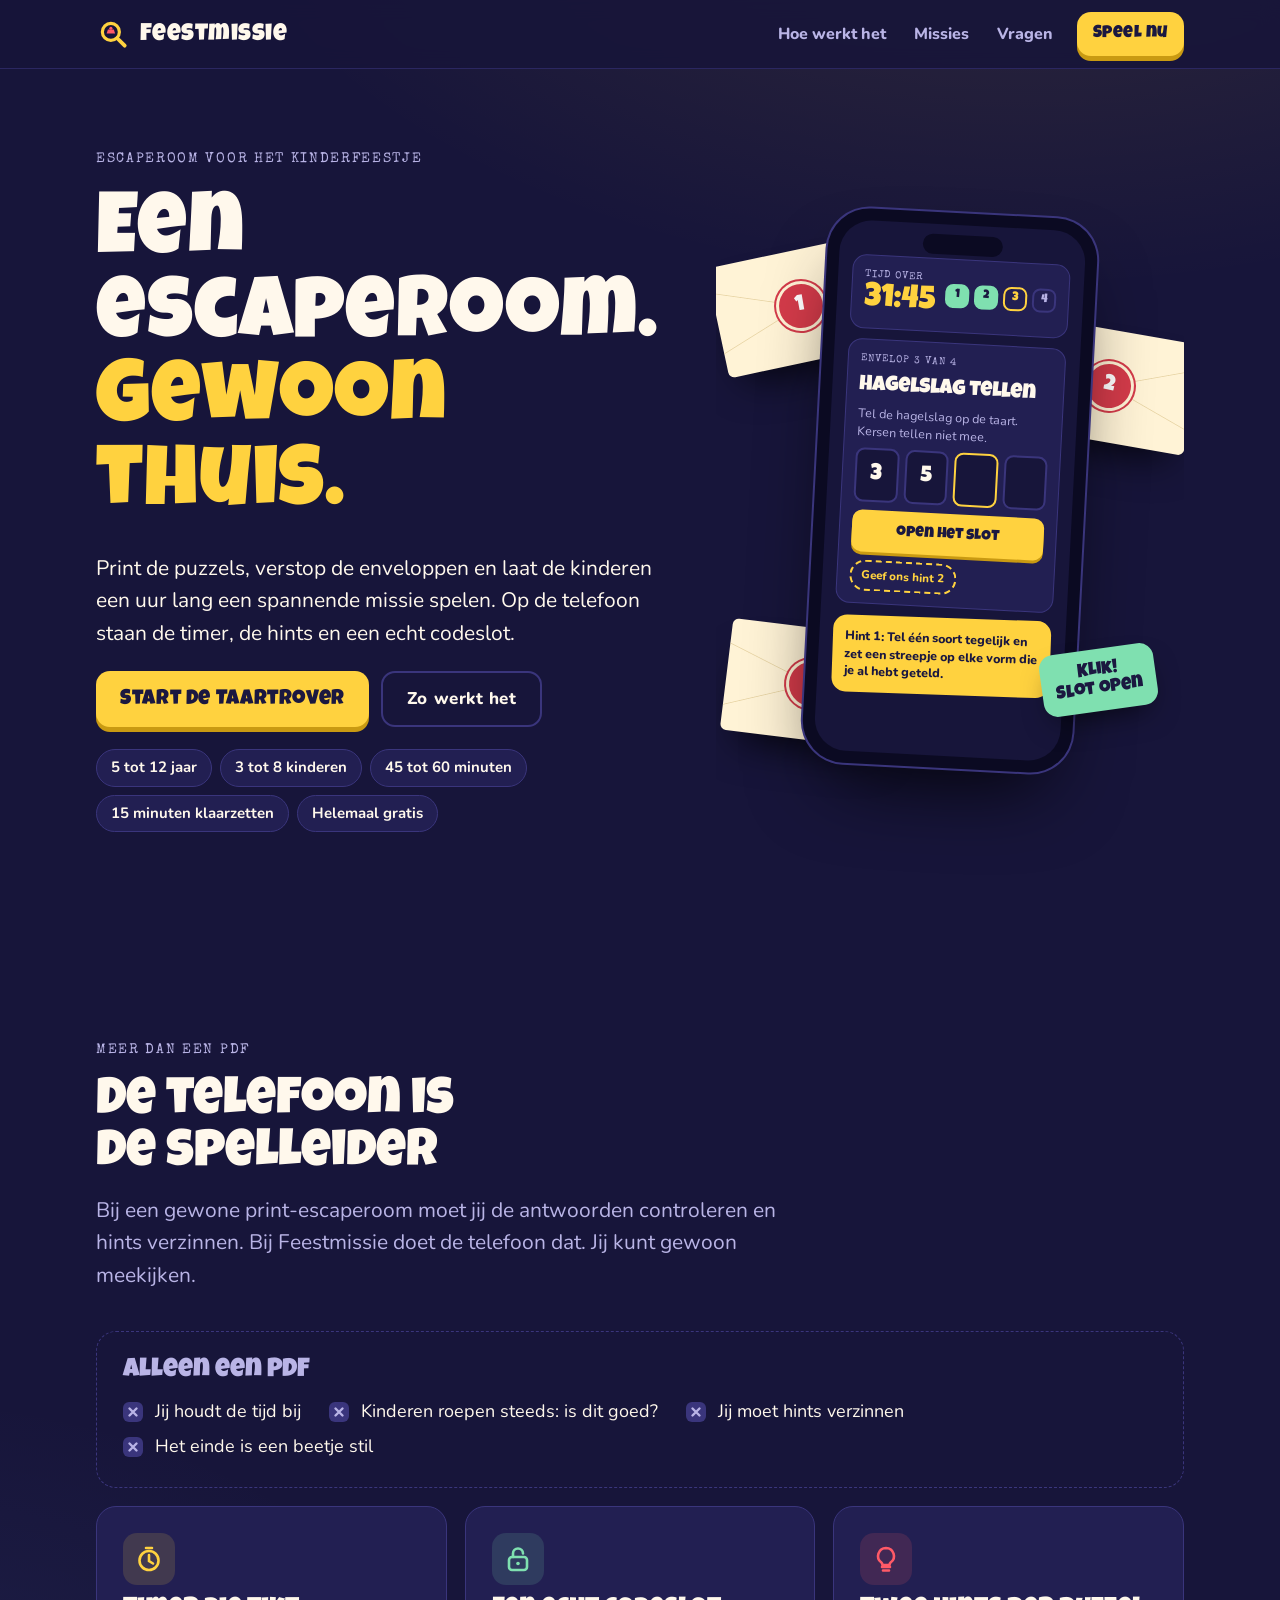
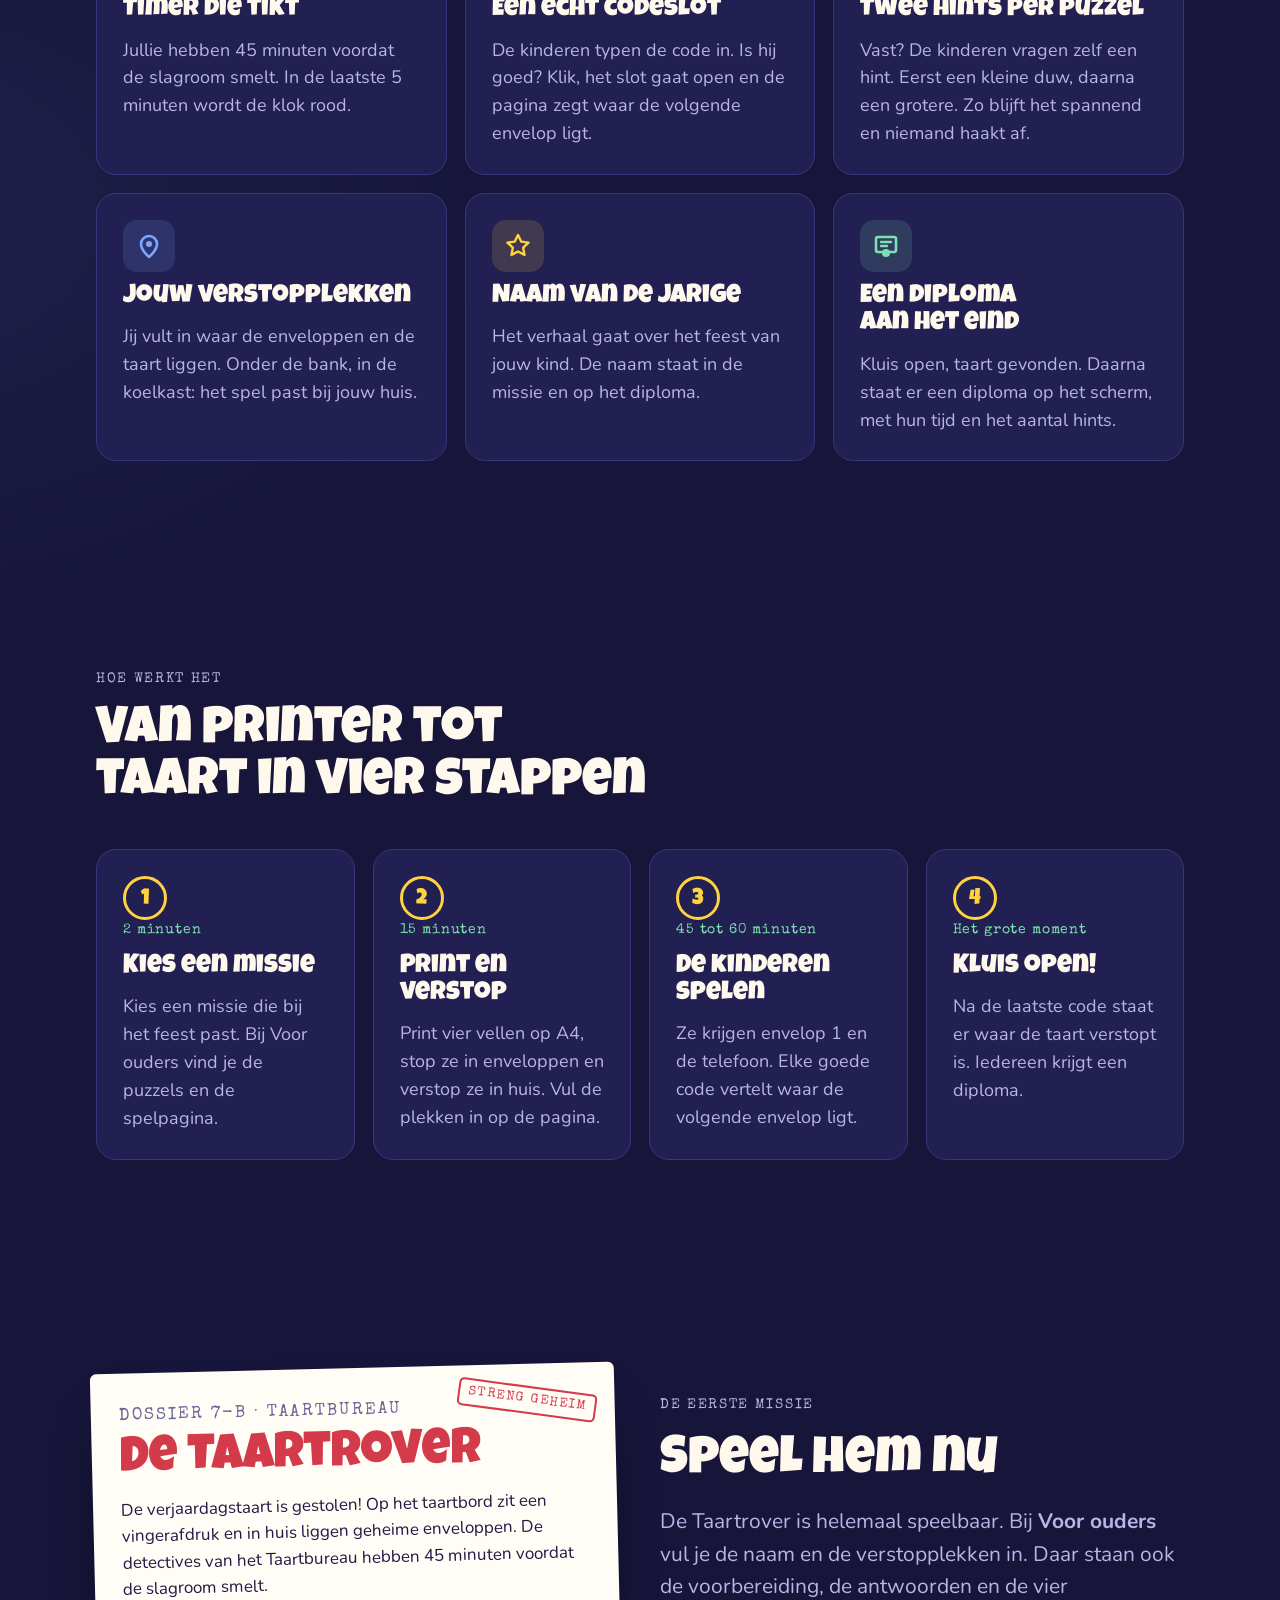
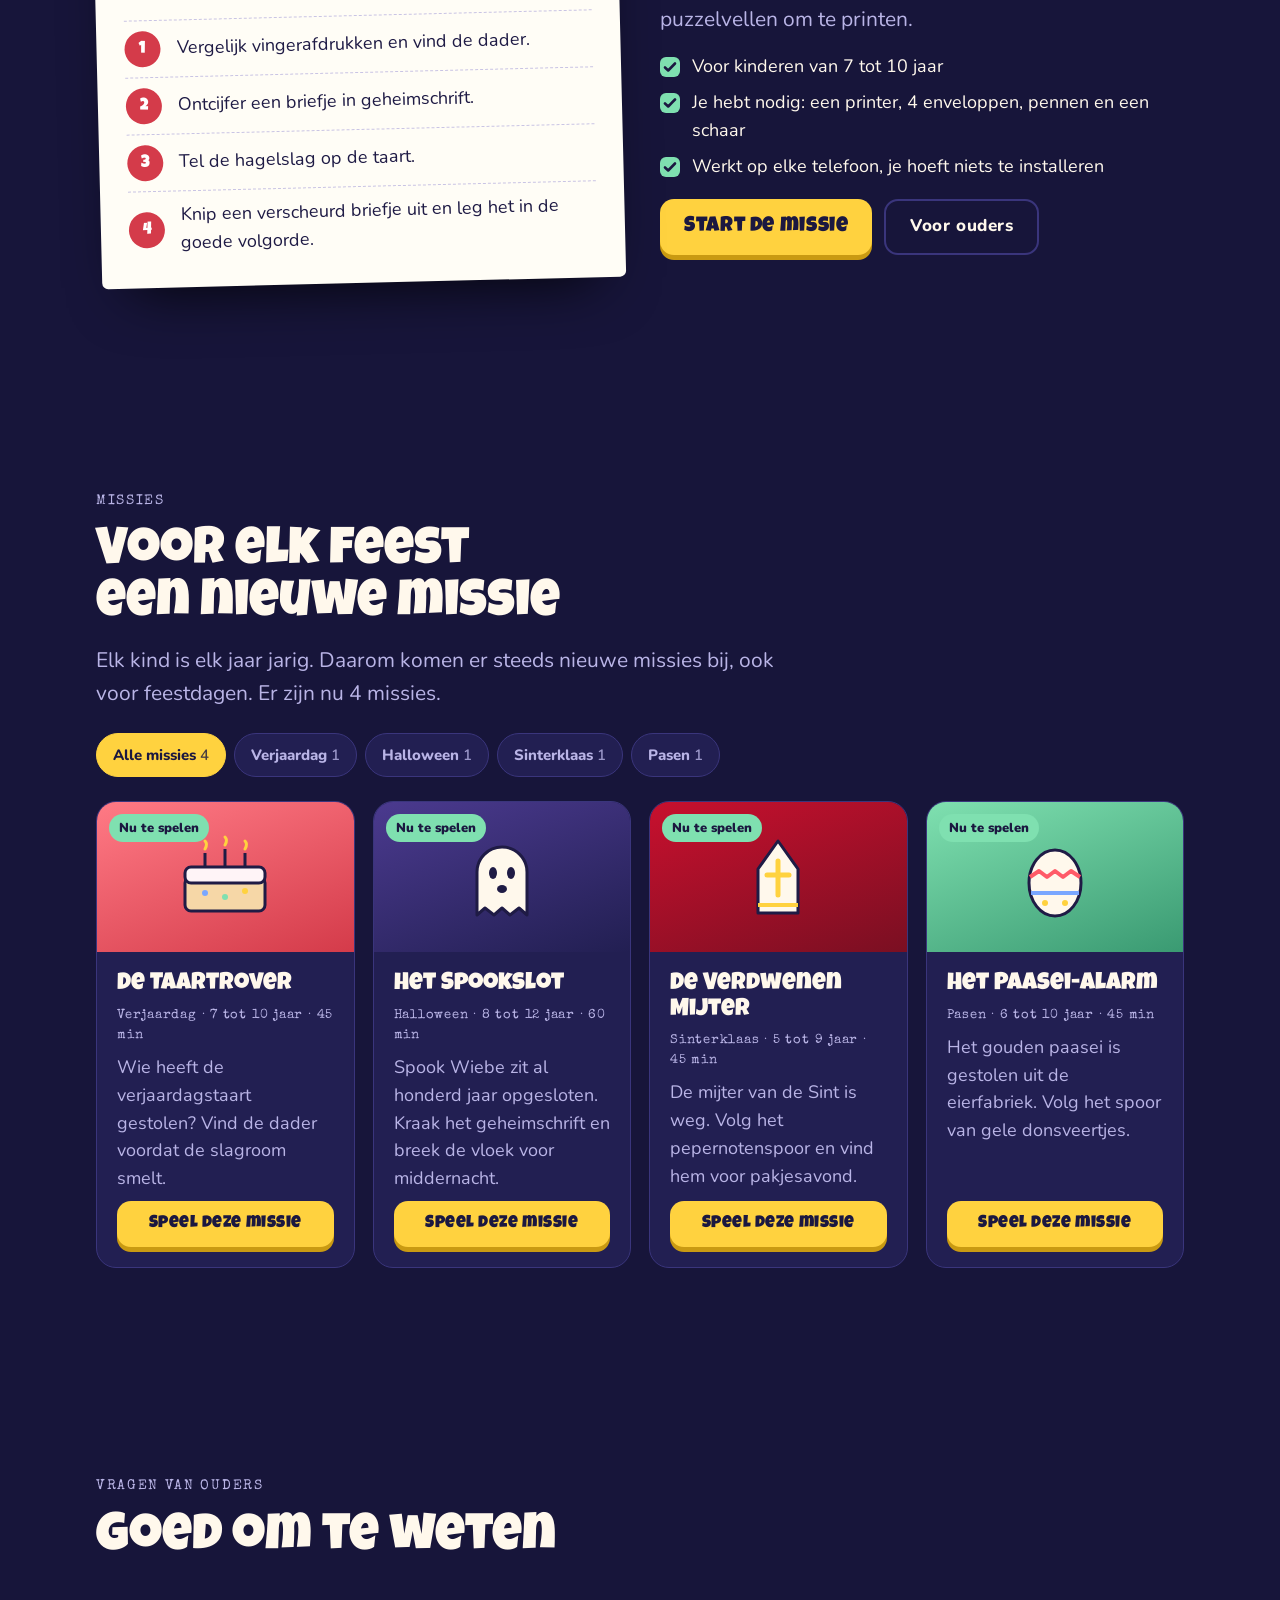
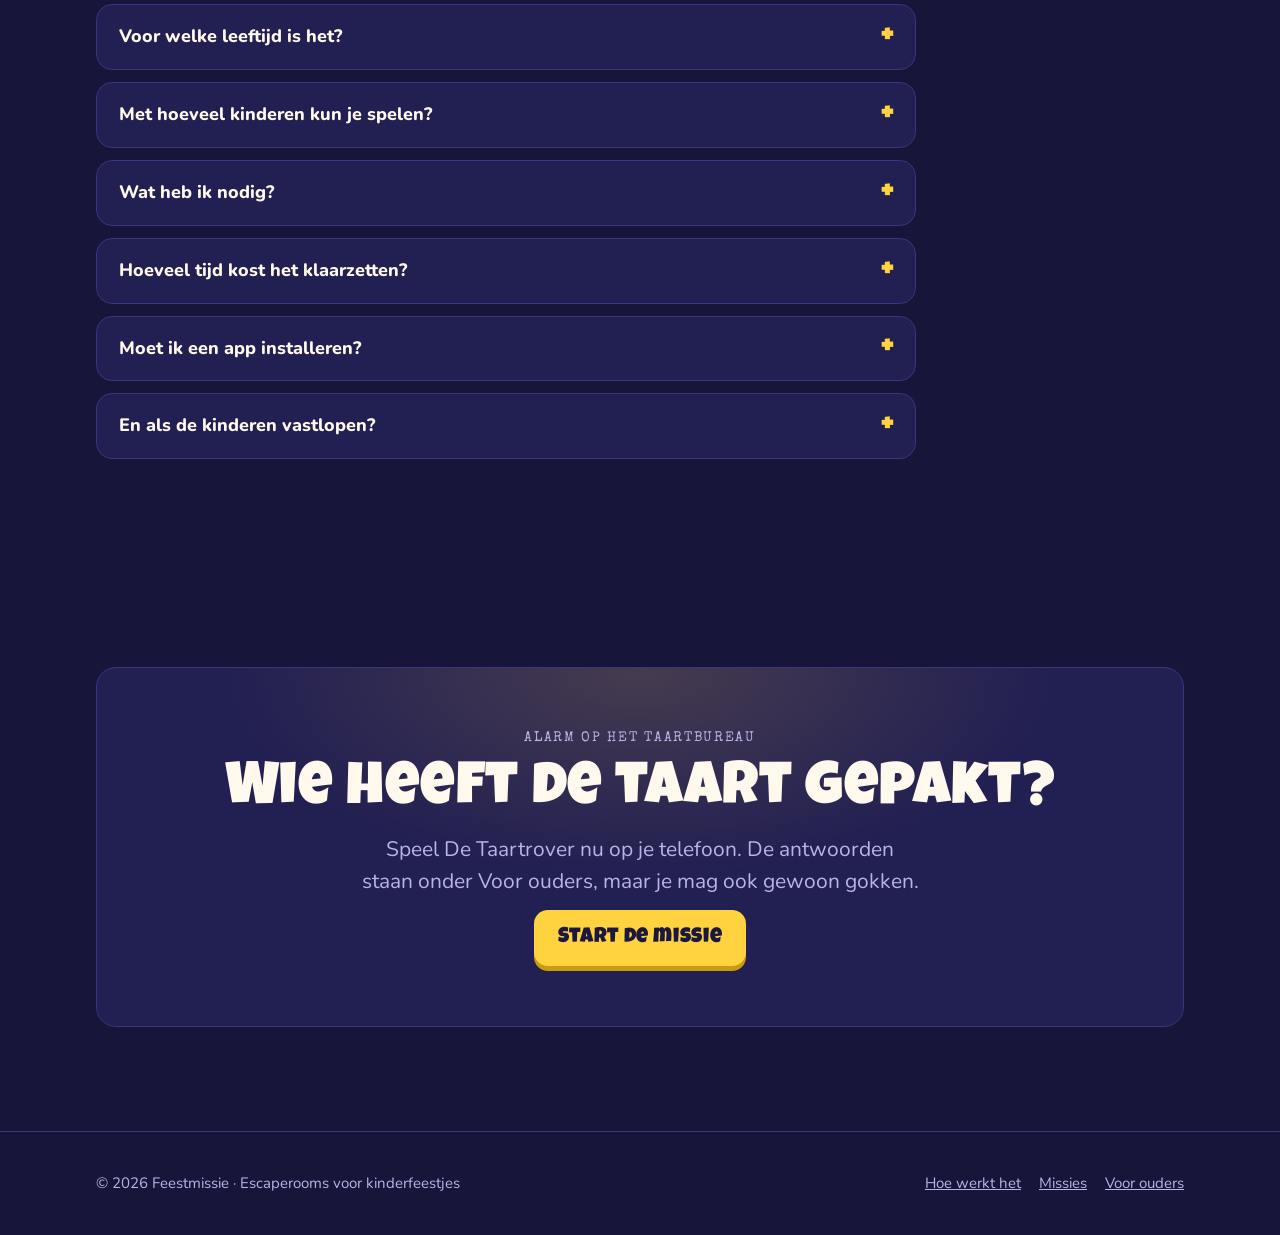
<file: index.html>
<!doctype html>
<html lang="nl">
<head>
<meta charset="utf-8">
<meta name="viewport" content="width=device-width,initial-scale=1,viewport-fit=cover">
<title>Feestmissie · Escaperooms voor kinderfeestjes</title>
<meta name="description" content="Een escaperoom voor het kinderfeestje, gewoon thuis. Print de puzzels, verstop de enveloppen en speel met timer, hints en codeslot op de telefoon.">
<meta name="theme-color" content="#17153a">
<link rel="icon" href="favicon.svg" type="image/svg+xml">
<link rel="preconnect" href="https://fonts.googleapis.com">
<link rel="preconnect" href="https://fonts.gstatic.com" crossorigin>
<link rel="stylesheet" href="https://fonts.googleapis.com/css2?family=Luckiest+Guy&family=Nunito:wght@400;600;700;800;900&family=Special+Elite&display=swap">
<style>
:root {
  --night: #17153a;
  --card: #221f52;
  --line: #3a357c;
  --cream: #fff8ec;
  --muted: #b9b4e6;
  --red: #ff5a67;
  --yellow: #ffd23f;
  --mint: #7fe0b0;
  --blue: #7aa7ff;
  --on-yellow: #1b1840;
  --font-display: "Luckiest Guy", "Arial Black", Impact, system-ui, sans-serif;
  --font-body: "Nunito", "Trebuchet MS", system-ui, sans-serif;
  --font-type: "Special Elite", "Courier New", ui-monospace, monospace;
  --radius: 20px;
  color-scheme: dark;
}
*, *::before, *::after { box-sizing: border-box; }
html { scroll-behavior: smooth; scroll-padding-top: 80px; }
@media (prefers-reduced-motion: reduce) { html { scroll-behavior: auto; } }
body {
  margin: 0; color: var(--cream); font-family: var(--font-body); font-size: 18px; line-height: 1.55;
  background:
    radial-gradient(1200px 700px at 80% -200px, rgba(255, 210, 63, .12), transparent 70%),
    radial-gradient(900px 600px at -10% 30%, rgba(122, 167, 255, .08), transparent 70%),
    var(--night);
  overflow-x: hidden;
}
html { overflow-x: clip; }
.stage { overflow-x: clip; overflow-y: visible; }
a { color: var(--yellow); }
h1, h2, h3 { margin: 0; text-wrap: balance; font-weight: 400; }
p { margin: 0; }
:focus-visible { outline: 3px solid var(--yellow); outline-offset: 3px; border-radius: 6px; }
.wrap { max-width: 1120px; margin: 0 auto; padding: 0 max(16px, env(safe-area-inset-left, 0px)); }
.eyebrow { font-family: var(--font-type); font-size: 14px; letter-spacing: .12em; text-transform: uppercase; color: var(--muted); }
.display { font-family: var(--font-display); letter-spacing: .01em; line-height: .98; }
.h2 { font-family: var(--font-display); font-size: clamp(34px, 6vw, 52px); line-height: 1; }
.lead { font-size: clamp(18px, 2.2vw, 21px); color: var(--cream); }
.muted { color: var(--muted); }
section { padding: clamp(56px, 9vw, 104px) 0; }
.sec-head { display: flex; flex-direction: column; gap: 14px; max-width: 680px; margin-bottom: 40px; }

.btn {
  display: inline-flex; align-items: center; justify-content: center; gap: 10px; text-decoration: none; cursor: pointer;
  border: 0; border-radius: 14px; min-height: 56px; padding: 0 24px;
  font-family: var(--font-display); font-size: 21px; letter-spacing: .03em;
  background: var(--yellow); color: var(--on-yellow); box-shadow: 0 5px 0 #c99a12;
  transition: transform .08s ease, box-shadow .08s ease;
}
.btn { text-align: center; line-height: 1.1; }
@media (max-width: 480px) { .btn { font-size: 18px; padding: 10px 18px; } .nav-links .btn { font-size: 15px; padding: 0 12px; white-space: nowrap; } }
.btn:active { transform: translateY(3px); box-shadow: 0 2px 0 #c99a12; }
.btn.ghost { background: transparent; color: var(--cream); border: 2px solid var(--line); box-shadow: none; font-family: var(--font-body); font-weight: 800; font-size: 17px; }
.btn.ghost:hover { border-color: var(--muted); }

/* nav */
.nav { position: sticky; top: 0; z-index: 10; background: rgba(23, 21, 58, .88); backdrop-filter: blur(10px); -webkit-backdrop-filter: blur(10px); border-bottom: 1px solid rgba(58, 53, 124, .6); }
.nav .wrap { display: flex; align-items: center; justify-content: space-between; gap: 16px; min-height: 68px; }
.logo { display: inline-flex; align-items: center; gap: 10px; text-decoration: none; color: var(--cream); font-family: var(--font-display); font-size: 24px; letter-spacing: .02em; }
.logo span { padding-top: 4px; }
.nav-links { display: flex; align-items: center; gap: 4px; }
.nav-links a:not(.btn) { color: var(--muted); text-decoration: none; font-weight: 800; font-size: 16px; padding: 10px 12px; border-radius: 10px; }
.nav-links a:not(.btn):hover { color: var(--cream); }
.nav-links .btn { min-height: 44px; font-size: 17px; padding: 0 16px; margin-left: 8px; }
@media (max-width: 820px) { .nav-links a:not(.btn) { display: none; } }

/* hero */
.hero { padding-top: clamp(40px, 7vw, 80px); }
.hero .wrap { display: grid; grid-template-columns: minmax(0, 1.1fr) minmax(0, .9fr); gap: 48px; align-items: center; }
@media (max-width: 900px) { .hero .wrap { grid-template-columns: minmax(0, 1fr); } }
.hero-copy { display: flex; flex-direction: column; gap: 22px; }
.hero h1 { font-size: clamp(46px, 8.4vw, 86px); color: var(--cream); }
.hero h1 em { font-style: normal; color: var(--yellow); }
.cta-row { display: flex; flex-wrap: wrap; gap: 12px; }
.chips { display: flex; flex-wrap: wrap; gap: 8px; }
.chip { border: 1px solid var(--line); background: var(--card); border-radius: 999px; padding: 6px 14px; font-weight: 700; font-size: 15px; }

/* phone mockup */
.stage { position: relative; display: grid; place-items: center; min-height: 560px; }
.phone {
  position: relative; z-index: 2; width: min(270px, 72vw); aspect-ratio: 9 / 18.5; border-radius: 42px; padding: 12px;
  background: #0b0a22; box-shadow: 0 0 0 2px #3a357c, 0 40px 80px -30px rgba(0, 0, 0, .9);
  transform: rotate(3deg);
}
.screen { height: 100%; border-radius: 32px; background: var(--night); overflow: hidden; display: flex; flex-direction: column; gap: 10px; padding: 34px 14px 14px; position: relative; }
.screen::before { content: ""; position: absolute; top: 10px; left: 50%; width: 80px; height: 20px; margin-left: -40px; border-radius: 12px; background: #0b0a22; }
.m-card { background: var(--card); border: 1px solid var(--line); border-radius: 14px; padding: 12px; display: flex; flex-direction: column; gap: 8px; }
.m-status { flex-direction: row; justify-content: space-between; align-items: center; }
.m-timer { font-family: var(--font-display); font-size: 32px; color: var(--yellow); line-height: 1; font-variant-numeric: tabular-nums; }
.m-label { font-family: var(--font-type); font-size: 10px; letter-spacing: .1em; text-transform: uppercase; color: var(--muted); }
.m-pips { display: flex; gap: 5px; }
.m-pip { width: 24px; height: 24px; border-radius: 8px; border: 2px solid var(--line); display: grid; place-items: center; font-family: var(--font-display); font-size: 12px; color: var(--muted); }
.m-pip.done { background: var(--mint); border-color: var(--mint); color: var(--on-yellow); }
.m-pip.now { border-color: var(--yellow); color: var(--yellow); }
.m-title { font-family: var(--font-display); font-size: 21px; line-height: 1.05; }
.m-text { font-size: 12.5px; line-height: 1.4; color: var(--muted); }
.m-boxes { display: flex; gap: 6px; }
.m-box { flex: 1; aspect-ratio: 4 / 5; border-radius: 9px; border: 2px solid var(--line); background: var(--night); display: grid; place-items: center; font-family: var(--font-display); font-size: 22px; }
.m-box.cur { border-color: var(--yellow); }
.m-btn { background: var(--yellow); color: var(--on-yellow); border-radius: 10px; text-align: center; padding: 9px; font-family: var(--font-display); font-size: 15px; box-shadow: 0 3px 0 #c99a12; }
.m-hint { border: 2px dashed var(--yellow); color: var(--yellow); border-radius: 999px; font-size: 11.5px; font-weight: 800; padding: 5px 10px; align-self: flex-start; }
.envelope {
  position: absolute; z-index: 1; width: 170px; height: 112px; border-radius: 6px; background: #fff3d6; box-shadow: 0 24px 40px -18px rgba(0, 0, 0, .8);
  display: grid; place-items: center;
}
.envelope::before { content: ""; position: absolute; inset: 0; background: linear-gradient(160deg, transparent 49.5%, #e9d6a8 50%, transparent 50.5%), linear-gradient(20deg, transparent 49.5%, #e9d6a8 50%, transparent 50.5%); border-radius: 6px; }
.envelope b { position: relative; width: 44px; height: 44px; border-radius: 50%; background: #d43b4a; color: #fff; display: grid; place-items: center; font-family: var(--font-display); font-size: 22px; font-weight: 400; box-shadow: 0 0 0 3px #fff3d6, 0 0 0 5px #d43b4a; }
.env1 { left: 0; top: 40px; transform: rotate(-12deg); }
.env2 { right: -10px; top: 120px; transform: rotate(10deg); }
.env3 { left: 10px; bottom: 30px; transform: rotate(7deg); }
.sticker {
  position: absolute; z-index: 3; right: 6%; bottom: 60px; transform: rotate(-8deg);
  background: var(--mint); color: var(--on-yellow); font-family: var(--font-display); font-size: 18px; line-height: 1.05; text-align: center;
  padding: 12px 14px; border-radius: 14px; box-shadow: 0 14px 30px -12px rgba(0, 0, 0, .7);
}
@media (max-width: 520px) { .envelope { width: 130px; height: 86px; } .env2 { right: 0; } .stage { min-height: 520px; } }

/* features */
.pdf-vs { display: grid; grid-template-columns: minmax(0, 1fr); gap: 18px; }
.pdf-vs .cross { flex-direction: row; flex-wrap: wrap; gap: 8px 28px; }
.card { background: var(--card); border: 1px solid var(--line); border-radius: var(--radius); padding: 26px; display: flex; flex-direction: column; gap: 12px; }
.card.plain { background: transparent; border-style: dashed; }
.card h3 { font-family: var(--font-display); font-size: 26px; line-height: 1.05; }
.feat-grid { display: grid; grid-template-columns: repeat(3, minmax(0, 1fr)); gap: 18px; }
@media (max-width: 860px) { .feat-grid { grid-template-columns: minmax(0, 1fr); } }
.icon { width: 52px; height: 52px; border-radius: 14px; display: grid; place-items: center; }
.icon.y { background: rgba(255, 210, 63, .14); }
.icon.m { background: rgba(127, 224, 176, .14); }
.icon.r { background: rgba(255, 90, 103, .14); }
.icon.b { background: rgba(122, 167, 255, .14); }
ul.check { margin: 0; padding: 0; list-style: none; display: flex; flex-direction: column; gap: 8px; }
ul.check li { display: grid; grid-template-columns: 22px minmax(0, 1fr); gap: 10px; }
ul.check li::before { content: ""; width: 20px; height: 20px; margin-top: 4px; border-radius: 6px; background: var(--mint) url("data:image/svg+xml,%3Csvg xmlns='http://www.w3.org/2000/svg' viewBox='0 0 20 20'%3E%3Cpath d='M5 10.5l3.2 3L15 6.5' fill='none' stroke='%231b1840' stroke-width='2.6' stroke-linecap='round' stroke-linejoin='round'/%3E%3C/svg%3E") center / 20px no-repeat; }
ul.cross li::before { background: var(--line) url("data:image/svg+xml,%3Csvg xmlns='http://www.w3.org/2000/svg' viewBox='0 0 20 20'%3E%3Cpath d='M6.5 6.5l7 7M13.5 6.5l-7 7' fill='none' stroke='%23b9b4e6' stroke-width='2.4' stroke-linecap='round'/%3E%3C/svg%3E") center / 20px no-repeat; }

/* steps */
.steps { display: grid; grid-template-columns: repeat(4, minmax(0, 1fr)); gap: 18px; counter-reset: s; margin: 0; padding: 0; list-style: none; }
@media (max-width: 960px) { .steps { grid-template-columns: repeat(2, minmax(0, 1fr)); } }
@media (max-width: 560px) { .steps { grid-template-columns: minmax(0, 1fr); } }
.steps li { position: relative; padding-top: 70px; }
.steps li::before {
  counter-increment: s; content: counter(s); position: absolute; top: 26px; left: 26px;
  width: 44px; height: 44px; border-radius: 50%; border: 3px solid var(--yellow); color: var(--yellow);
  display: grid; place-items: center; font-family: var(--font-display); font-size: 22px; padding-top: 3px;
}
.steps .time { font-family: var(--font-type); font-size: 14px; color: var(--mint); letter-spacing: .06em; }

/* featured mission */
.mission { display: grid; grid-template-columns: minmax(0, 1fr) minmax(0, 1fr); gap: 40px; align-items: center; }
@media (max-width: 900px) { .mission { grid-template-columns: minmax(0, 1fr); } }
.dossier { position: relative; background: #fffdf6; color: #1f1b45; border-radius: 6px; padding: 30px 28px; transform: rotate(-1.4deg); box-shadow: 0 30px 60px -30px rgba(0, 0, 0, .9); }
.dossier::after { content: "STRENG GEHEIM"; position: absolute; right: 18px; top: 22px; transform: rotate(9deg); font-family: var(--font-type); font-size: 13px; letter-spacing: .12em; color: #d43b4a; border: 2px solid #d43b4a; border-radius: 5px; padding: 2px 8px; }
.dossier .eyebrow { color: #6b6799; }
.dossier h3 { font-family: var(--font-display); font-size: clamp(36px, 6vw, 50px); color: #d43b4a; line-height: .95; margin: 8px 0 12px; }
.dossier p { font-size: 17px; }
.puzzles { display: grid; gap: 10px; margin: 18px 0 0; padding: 0; list-style: none; }
.puzzles li { display: grid; grid-template-columns: 40px minmax(0, 1fr); gap: 12px; align-items: center; border-top: 1px dashed #c9c4e4; padding-top: 10px; }
.puzzles b { width: 36px; height: 36px; border-radius: 50%; background: #d43b4a; color: #fff; display: grid; place-items: center; font-family: var(--font-display); font-weight: 400; font-size: 17px; padding-top: 2px; }
.mission-copy { display: flex; flex-direction: column; gap: 18px; }

/* themes */
.themes { display: grid; grid-template-columns: repeat(4, minmax(0, 1fr)); gap: 18px; }
@media (max-width: 1000px) { .themes { grid-template-columns: repeat(2, minmax(0, 1fr)); } }
@media (max-width: 560px) { .themes { grid-template-columns: minmax(0, 1fr); } }
.theme { border-radius: var(--radius); overflow: hidden; border: 1px solid var(--line); background: var(--card); display: flex; flex-direction: column; }
.theme-art { height: 150px; display: grid; place-items: center; position: relative; }
.theme-body { padding: 20px; display: flex; flex-direction: column; gap: 8px; flex: 1; }
.theme-body h3 { font-family: var(--font-display); font-size: 24px; line-height: 1.05; }
.theme-body .meta { font-family: var(--font-type); font-size: 13px; letter-spacing: .06em; color: var(--muted); }
.theme-body .btn { margin-top: auto; min-height: 46px; font-size: 17px; }
.tag { position: absolute; top: 12px; left: 12px; border-radius: 999px; padding: 4px 10px; font-weight: 900; font-size: 13px; }
.tag.live { background: var(--mint); color: var(--on-yellow); }
.tag.new { background: var(--yellow); color: var(--on-yellow); }
.theme-art img { width: 110px; height: 100px; }
.filters { display: flex; flex-wrap: wrap; gap: 8px; margin: -16px 0 24px; }
.filter {
  appearance: none; cursor: pointer; min-height: 44px; padding: 0 16px; border-radius: 999px;
  border: 1px solid var(--line); background: var(--card); color: var(--muted); font: inherit; font-weight: 800; font-size: 15px;
}
.filter span { font-weight: 600; opacity: .8; }
.filter[aria-pressed="true"] { background: var(--yellow); border-color: var(--yellow); color: var(--on-yellow); }

/* faq */
.faq { display: grid; gap: 12px; max-width: 820px; }
details { border: 1px solid var(--line); border-radius: 16px; background: var(--card); }
summary { cursor: pointer; padding: 18px 22px; font-weight: 800; list-style: none; display: flex; justify-content: space-between; align-items: center; gap: 16px; }
summary::-webkit-details-marker { display: none; }
summary::after { content: "+"; font-family: var(--font-display); font-size: 26px; color: var(--yellow); line-height: 1; }
details[open] summary::after { content: "–"; }
details p { padding: 0 22px 20px; color: var(--muted); }

/* final cta */
.final { text-align: center; }
.final .card { align-items: center; padding: clamp(32px, 6vw, 60px); background: radial-gradient(600px 300px at 50% 0, rgba(255, 210, 63, .16), transparent 70%), var(--card); }
.final h2 { font-size: clamp(36px, 6.4vw, 60px); }

footer { padding: 40px 0 calc(40px + env(safe-area-inset-bottom, 0px)); border-top: 1px solid var(--line); color: var(--muted); font-size: 15px; }
footer .wrap { display: flex; flex-wrap: wrap; justify-content: space-between; gap: 16px; align-items: center; }
footer nav { display: flex; gap: 18px; flex-wrap: wrap; }
footer a { color: var(--muted); }
</style>
</head>
<body>

<header class="nav">
  <div class="wrap">
    <a class="logo" href="#top" aria-label="Feestmissie, naar boven">
      <svg width="34" height="34" viewBox="0 0 32 32" aria-hidden="true"><circle cx="14" cy="14" r="8" fill="none" stroke="#ffd23f" stroke-width="3"/><path d="M20 20 L27 27" stroke="#ffd23f" stroke-width="3.6" stroke-linecap="round"/><path d="M10 15.5 h8 l-1.2-3.8 h-5.6 z" fill="#ff5a67"/><circle cx="14" cy="10.6" r="1.5" fill="#ff5a67"/></svg>
      <span>Feestmissie</span>
    </a>
    <nav class="nav-links" aria-label="Hoofdmenu">
      <a href="#hoe">Hoe werkt het</a>
      <a href="#missies">Missies</a>
      <a href="#vragen">Vragen</a>
      <a class="btn" href="taartrover/">Speel nu</a>
    </nav>
  </div>
</header>

<main id="top">

  <section class="hero">
    <div class="wrap">
      <div class="hero-copy">
        <p class="eyebrow">Escaperoom voor het kinderfeestje</p>
        <h1 class="display">Een escaperoom.<br><em>Gewoon thuis.</em></h1>
        <p class="lead">Print de puzzels, verstop de enveloppen en laat de kinderen een uur lang een spannende missie spelen. Op de telefoon staan de timer, de hints en een echt codeslot.</p>
        <div class="cta-row">
          <a class="btn" href="taartrover/">Start De Taartrover</a>
          <a class="btn ghost" href="#hoe">Zo werkt het</a>
        </div>
        <div class="chips">
          <span class="chip" id="age-chip">5 tot 12 jaar</span>
          <span class="chip">3 tot 8 kinderen</span>
          <span class="chip">45 tot 60 minuten</span>
          <span class="chip">15 minuten klaarzetten</span>
          <span class="chip">Helemaal gratis</span>
        </div>
      </div>

      <div class="stage" aria-hidden="true">
        <div class="envelope env1"><b>1</b></div>
        <div class="envelope env2"><b>2</b></div>
        <div class="envelope env3"><b>3</b></div>
        <div class="phone">
          <div class="screen">
            <div class="m-card m-status">
              <div><div class="m-label">Tijd over</div><div class="m-timer" id="hero-timer">31:47</div></div>
              <div class="m-pips"><span class="m-pip done">1</span><span class="m-pip done">2</span><span class="m-pip now">3</span><span class="m-pip">4</span></div>
            </div>
            <div class="m-card">
              <div class="m-label">Envelop 3 van 4</div>
              <div class="m-title">Hagelslag tellen</div>
              <div class="m-text">Tel de hagelslag op de taart. Kersen tellen niet mee.</div>
              <div class="m-boxes"><span class="m-box">3</span><span class="m-box">5</span><span class="m-box cur"></span><span class="m-box"></span></div>
              <div class="m-btn">Open het slot</div>
              <div class="m-hint">Geef ons hint 2</div>
            </div>
            <div class="m-card" style="background:var(--yellow);color:var(--on-yellow);border:0;transform:rotate(-1deg)">
              <div class="m-text" style="color:var(--on-yellow);font-weight:800">Hint 1: Tel één soort tegelijk en zet een streepje op elke vorm die je al hebt geteld.</div>
            </div>
          </div>
        </div>
        <div class="sticker">Klik!<br>Slot open</div>
      </div>
    </div>
  </section>

  <section id="meer">
    <div class="wrap">
      <div class="sec-head">
        <p class="eyebrow">Meer dan een PDF</p>
        <h2 class="h2">De telefoon is de spelleider</h2>
        <p class="lead muted">Bij een gewone print-escaperoom moet jij de antwoorden controleren en hints verzinnen. Bij Feestmissie doet de telefoon dat. Jij kunt gewoon meekijken.</p>
      </div>
      <div class="pdf-vs">
        <div class="card plain">
          <h3 class="muted">Alleen een PDF</h3>
          <ul class="check cross">
            <li>Jij houdt de tijd bij</li>
            <li>Kinderen roepen steeds: is dit goed?</li>
            <li>Jij moet hints verzinnen</li>
            <li>Het einde is een beetje stil</li>
          </ul>
        </div>
        <div class="feat-grid">
          <div class="card">
            <div class="icon y"><svg width="28" height="28" viewBox="0 0 28 28" aria-hidden="true"><circle cx="14" cy="15.5" r="9.5" fill="none" stroke="#ffd23f" stroke-width="2.6"/><path d="M14 10v6l4 2.5M11 3h6" fill="none" stroke="#ffd23f" stroke-width="2.6" stroke-linecap="round"/></svg></div>
            <h3>Timer die tikt</h3>
            <p class="muted">Jullie hebben 45 minuten voordat de slagroom smelt. In de laatste 5 minuten wordt de klok rood.</p>
          </div>
          <div class="card">
            <div class="icon m"><svg width="28" height="28" viewBox="0 0 28 28" aria-hidden="true"><rect x="5" y="12" width="18" height="13" rx="3" fill="none" stroke="#7fe0b0" stroke-width="2.6"/><path d="M9 12V8.5a5 5 0 0 1 10 0" fill="none" stroke="#7fe0b0" stroke-width="2.6" stroke-linecap="round"/><circle cx="14" cy="18.5" r="1.8" fill="#7fe0b0"/></svg></div>
            <h3>Een echt codeslot</h3>
            <p class="muted">De kinderen typen de code in. Is hij goed? Klik, het slot gaat open en de pagina zegt waar de volgende envelop ligt.</p>
          </div>
          <div class="card">
            <div class="icon r"><svg width="28" height="28" viewBox="0 0 28 28" aria-hidden="true"><path d="M10 22h8M11 25.5h6M14 3a8 8 0 0 0-4.6 14.5c.6.5 1 1.3 1 2.1V20h7.2v-.4c0-.8.4-1.6 1-2.1A8 8 0 0 0 14 3Z" fill="none" stroke="#ff5a67" stroke-width="2.6" stroke-linejoin="round" stroke-linecap="round"/></svg></div>
            <h3>Twee hints per puzzel</h3>
            <p class="muted">Vast? De kinderen vragen zelf een hint. Eerst een kleine duw, daarna een grotere. Zo blijft het spannend en niemand haakt af.</p>
          </div>
          <div class="card">
            <div class="icon b"><svg width="28" height="28" viewBox="0 0 28 28" aria-hidden="true"><path d="M14 25s8-6.6 8-13a8 8 0 0 0-16 0c0 6.4 8 13 8 13Z" fill="none" stroke="#7aa7ff" stroke-width="2.6" stroke-linejoin="round"/><circle cx="14" cy="12" r="3" fill="#7aa7ff"/></svg></div>
            <h3>Jouw verstopplekken</h3>
            <p class="muted">Jij vult in waar de enveloppen en de taart liggen. Onder de bank, in de koelkast: het spel past bij jouw huis.</p>
          </div>
          <div class="card">
            <div class="icon y"><svg width="28" height="28" viewBox="0 0 28 28" aria-hidden="true"><path d="M14 3l3.2 6.6 7.3 1-5.3 5.1 1.3 7.2L14 19.5l-6.5 3.4 1.3-7.2-5.3-5.1 7.3-1Z" fill="none" stroke="#ffd23f" stroke-width="2.4" stroke-linejoin="round"/></svg></div>
            <h3>Naam van de jarige</h3>
            <p class="muted">Het verhaal gaat over het feest van jouw kind. De naam staat in de missie en op het diploma.</p>
          </div>
          <div class="card">
            <div class="icon m"><svg width="28" height="28" viewBox="0 0 28 28" aria-hidden="true"><rect x="4" y="5" width="20" height="15" rx="2" fill="none" stroke="#7fe0b0" stroke-width="2.6"/><circle cx="14" cy="21" r="4" fill="#7fe0b0"/><path d="M9 10h10M9 14h6" stroke="#7fe0b0" stroke-width="2.4" stroke-linecap="round"/></svg></div>
            <h3>Een diploma aan het eind</h3>
            <p class="muted">Kluis open, taart gevonden. Daarna staat er een diploma op het scherm, met hun tijd en het aantal hints.</p>
          </div>
        </div>
      </div>
    </div>
  </section>

  <section id="hoe">
    <div class="wrap">
      <div class="sec-head">
        <p class="eyebrow">Hoe werkt het</p>
        <h2 class="h2">Van printer tot taart in vier stappen</h2>
      </div>
      <ol class="steps">
        <li class="card">
          <span class="time">2 minuten</span>
          <h3>Kies een missie</h3>
          <p class="muted">Kies een missie die bij het feest past. Bij Voor ouders vind je de puzzels en de spelpagina.</p>
        </li>
        <li class="card">
          <span class="time">15 minuten</span>
          <h3>Print en verstop</h3>
          <p class="muted">Print vier vellen op A4, stop ze in enveloppen en verstop ze in huis. Vul de plekken in op de pagina.</p>
        </li>
        <li class="card">
          <span class="time">45 tot 60 minuten</span>
          <h3>De kinderen spelen</h3>
          <p class="muted">Ze krijgen envelop 1 en de telefoon. Elke goede code vertelt waar de volgende envelop ligt.</p>
        </li>
        <li class="card">
          <span class="time">Het grote moment</span>
          <h3>Kluis open!</h3>
          <p class="muted">Na de laatste code staat er waar de taart verstopt is. Iedereen krijgt een diploma.</p>
        </li>
      </ol>
    </div>
  </section>

  <section id="taartrover">
    <div class="wrap mission">
      <div class="dossier">
        <p class="eyebrow">Dossier 7-B · Taartbureau</p>
        <h3>De Taartrover</h3>
        <p>De verjaardagstaart is gestolen! Op het taartbord zit een vingerafdruk en in huis liggen geheime enveloppen. De detectives van het Taartbureau hebben 45 minuten voordat de slagroom smelt.</p>
        <ul class="puzzles">
          <li><b>1</b><span>Vergelijk vingerafdrukken en vind de dader.</span></li>
          <li><b>2</b><span>Ontcijfer een briefje in geheimschrift.</span></li>
          <li><b>3</b><span>Tel de hagelslag op de taart.</span></li>
          <li><b>4</b><span>Knip een verscheurd briefje uit en leg het in de goede volgorde.</span></li>
        </ul>
      </div>
      <div class="mission-copy">
        <p class="eyebrow">De eerste missie</p>
        <h2 class="h2">Speel hem nu</h2>
        <p class="lead muted">De Taartrover is helemaal speelbaar. Bij <strong>Voor ouders</strong> vul je de naam en de verstopplekken in. Daar staan ook de voorbereiding, de antwoorden en de vier puzzelvellen om te printen.</p>
        <ul class="check">
          <li>Voor kinderen van 7 tot 10 jaar</li>
          <li>Je hebt nodig: een printer, 4 enveloppen, pennen en een schaar</li>
          <li>Werkt op elke telefoon, je hoeft niets te installeren</li>
        </ul>
        <div class="cta-row">
          <a class="btn" href="taartrover/">Start de missie</a>
          <a class="btn ghost" href="taartrover/#ouders">Voor ouders</a>
        </div>
      </div>
    </div>
  </section>

  <section id="missies">
    <div class="wrap">
      <div class="sec-head">
        <p class="eyebrow">Missies</p>
        <h2 class="h2">Voor elk feest een nieuwe missie</h2>
        <p class="lead muted">Elk kind is elk jaar jarig. Daarom komen er steeds nieuwe missies bij, ook voor feestdagen. <span id="mission-count"></span></p>
      </div>
      <div class="filters" id="filters" role="group" aria-label="Kies een thema"></div>
      <div class="themes" id="mission-grid" aria-live="polite">
        <noscript><p class="muted">Zet JavaScript aan om de missies te zien.</p></noscript>
      </div>
    </div>
  </section>

  <section id="vragen">
    <div class="wrap">
      <div class="sec-head">
        <p class="eyebrow">Vragen van ouders</p>
        <h2 class="h2">Goed om te weten</h2>
      </div>
      <div class="faq">
        <details>
          <summary>Voor welke leeftijd is het?</summary>
          <p>Dat verschilt per missie. De leeftijd staat bij elke missie in het overzicht. Zijn de kinderen jonger? Lees de raadsels dan samen voor en houd de telefoon zelf bij je.</p>
        </details>
        <details>
          <summary>Met hoeveel kinderen kun je spelen?</summary>
          <p>Met 3 tot 8 kinderen werkt het het best. Heb je een grotere groep? Print de puzzels twee keer en laat twee teams tegen elkaar spelen, elk met een eigen telefoon.</p>
        </details>
        <details>
          <summary>Wat heb ik nodig?</summary>
          <p>Een printer, vier enveloppen, pennen, een schaar en een telefoon of tablet. Soms heb je nog iets extra's nodig, zoals kleurpotloden of een spiegel. Dat staat bij Voor ouders. Kleur printen is leuk, maar zwart-wit werkt ook.</p>
        </details>
        <details>
          <summary>Hoeveel tijd kost het klaarzetten?</summary>
          <p>Ongeveer een kwartier. Printen, de vellen in enveloppen stoppen en ze verstoppen. De voorbereiding staat stap voor stap op de pagina Voor ouders.</p>
        </details>
        <details>
          <summary>Moet ik een app installeren?</summary>
          <p>Nee. De spelpagina werkt in de browser van elke telefoon. Je hebt internet nodig om hem te openen. De voortgang blijft bewaard, ook als de telefoon even op slot gaat.</p>
        </details>
        <details>
          <summary>En als de kinderen vastlopen?</summary>
          <p>Bij elke puzzel kunnen ze twee hints vragen. Jij vindt alle antwoorden bij Voor ouders. Is de tijd om? Dan mogen ze gewoon doorspelen.</p>
        </details>
      </div>
    </div>
  </section>

  <section class="final">
    <div class="wrap">
      <div class="card">
        <p class="eyebrow">Alarm op het Taartbureau</p>
        <h2 class="display">Wie heeft de taart gepakt?</h2>
        <p class="lead muted" style="max-width:560px">Speel De Taartrover nu op je telefoon. De antwoorden staan onder Voor ouders, maar je mag ook gewoon gokken.</p>
        <a class="btn" href="taartrover/">Start de missie</a>
      </div>
    </div>
  </section>
</main>

<footer>
  <div class="wrap">
    <span>© 2026 Feestmissie · Escaperooms voor kinderfeestjes</span>
    <nav aria-label="Onderaan">
      <a href="#hoe">Hoe werkt het</a>
      <a href="#missies">Missies</a>
      <a href="taartrover/#ouders">Voor ouders</a>
    </nav>
  </div>
</footer>

<script src="missies.js"></script>
<script>
  // Mission cards and the theme filter, built from missies.js
  (function () {
    var list = (window.MISSIES || []).filter(function (m) { return m.zichtbaar !== false; });
    var grid = document.getElementById("mission-grid"), bar = document.getElementById("filters");
    function esc(s) { return String(s).replace(/[&<>"']/g, function (c) { return ({ "&": "&amp;", "<": "&lt;", ">": "&gt;", '"': "&quot;", "'": "&#39;" })[c]; }); }
    function card(m) {
      return '<article class="theme">' +
        '<div class="theme-art" style="background:linear-gradient(160deg,' + esc(m.kaart[0]) + "," + esc(m.kaart[1]) + ')">' +
        (m.nieuw ? '<span class="tag new">Nieuw</span>' : '<span class="tag live">Nu te spelen</span>') +
        '<img src="' + esc(m.id) + '/icoon.svg" alt="" width="110" height="100"></div>' +
        '<div class="theme-body"><h3>' + esc(m.titel) + "</h3>" +
        '<p class="meta">' + esc(m.thema) + " · " + m.leeftijd[0] + " tot " + m.leeftijd[1] + " jaar · " + m.minuten + " min</p>" +
        '<p class="muted">' + esc(m.kort) + "</p>" +
        '<a class="btn" href="' + esc(m.id) + '/">Speel deze missie</a></div></article>';
    }
    var themes = [];
    list.forEach(function (m) { if (themes.indexOf(m.thema) < 0) themes.push(m.thema); });
    var current = "";
    try { current = sessionStorage.getItem("feestmissie-thema") || ""; } catch (e) { /* no storage */ }
    if (current && themes.indexOf(current) < 0) current = "";
    function draw() {
      var shown = list.filter(function (m) { return !current || m.thema === current; });
      grid.innerHTML = shown.map(card).join("");
      bar.innerHTML = [""].concat(themes).map(function (t) {
        var n = t ? list.filter(function (m) { return m.thema === t; }).length : list.length;
        return '<button class="filter" type="button" data-thema="' + esc(t) + '" aria-pressed="' + (t === current) + '">' + (t ? esc(t) : "Alle missies") + " <span>" + n + "</span></button>";
      }).join("");
    }
    bar.addEventListener("click", function (e) {
      var b = e.target.closest(".filter"); if (!b) return;
      current = b.getAttribute("data-thema");
      try { sessionStorage.setItem("feestmissie-thema", current); } catch (err) { /* no storage */ }
      draw();
    });
    // only show the filter once there is something to choose between
    bar.hidden = themes.length < 2;
    draw();
    var count = document.getElementById("mission-count");
    if (count) count.textContent = list.length === 1 ? "Er is nu 1 missie." : "Er zijn nu " + list.length + " missies.";
    var lo = Math.min.apply(null, list.map(function (m) { return m.leeftijd[0]; }));
    var hi = Math.max.apply(null, list.map(function (m) { return m.leeftijd[1]; }));
    var chip = document.getElementById("age-chip");
    if (chip && list.length) chip.textContent = lo + " tot " + hi + " jaar";
  })();
</script>
<script>
  // Let the timer on the phone mockup tick down, so the hero feels alive.
  (function () {
    var el = document.getElementById("hero-timer");
    if (!el || window.matchMedia("(prefers-reduced-motion: reduce)").matches) return;
    var left = 31 * 60 + 47;
    setInterval(function () {
      left = left > 0 ? left - 1 : 45 * 60;
      el.textContent = Math.floor(left / 60) + ":" + String(left % 60).padStart(2, "0");
    }, 1000);
  })();
</script>
</body>
</html>
</file>
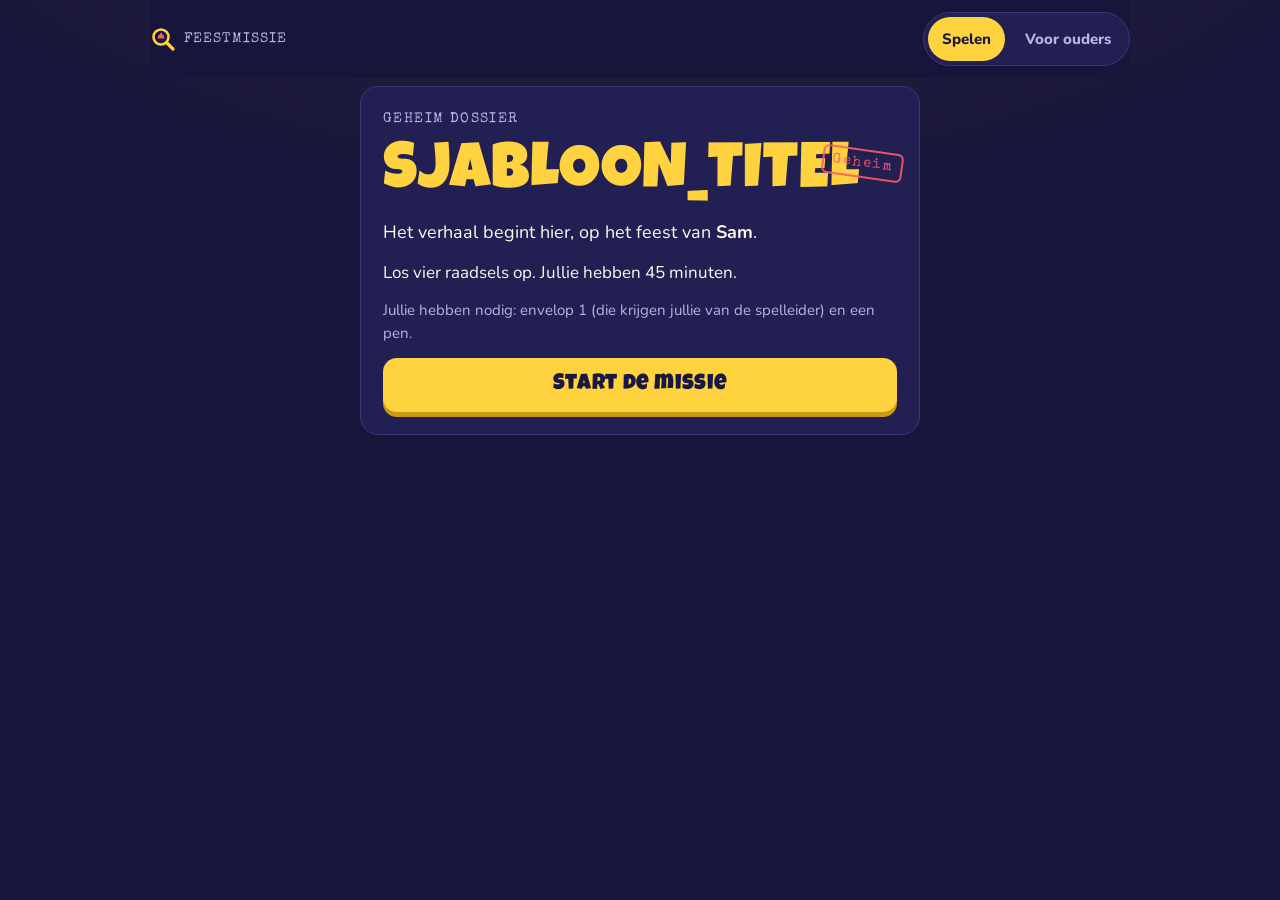
<file: _sjabloon/index.html>
<!doctype html>
<html lang="nl">
<head>
<meta charset="utf-8">
<meta name="viewport" content="width=device-width,initial-scale=1,viewport-fit=cover">
<title>SJABLOON_TITEL · Feestmissie</title>
<meta name="description" content="Speel SJABLOON_TITEL: een escaperoom voor thuis, met timer, hints en codeslot op de telefoon.">
<meta name="theme-color" content="#17153a">
<link rel="icon" href="../favicon.svg" type="image/svg+xml">
<link rel="preconnect" href="https://fonts.googleapis.com">
<link rel="preconnect" href="https://fonts.gstatic.com" crossorigin>
<link rel="stylesheet" href="https://fonts.googleapis.com/css2?family=Luckiest+Guy&family=Nunito:wght@400;600;700;800;900&family=Special+Elite&display=swap">
<link rel="stylesheet" href="../assets/missie.css">
</head>
<body>
<header class="topbar">
  <a class="badge" href="../" aria-label="Terug naar Feestmissie" style="text-decoration:none">
    <svg width="26" height="26" viewBox="0 0 26 26" aria-hidden="true"><circle cx="11" cy="11" r="7.5" fill="none" stroke="#ffd23f" stroke-width="2.6"/><path d="M16.5 16.5 L23 23" stroke="#ffd23f" stroke-width="3.2" stroke-linecap="round"/><path d="M7.5 12.5 h7 l-1-3.4 h-5 z" fill="#ff5a67"/><circle cx="11" cy="8.2" r="1.3" fill="#ff5a67"/></svg>
    <span class="badge-text">Feestmissie</span>
  </a>
  <nav class="tabs" aria-label="Weergave">
    <a href="#" id="tab-play">Spelen</a>
    <a href="#ouders" id="tab-parent">Voor ouders</a>
  </nav>
</header>

<main>
  <section class="game" id="view-play" aria-live="polite"></section>
  <section class="guide" id="view-parent" hidden></section>
</main>
<div class="overlay" id="overlay" hidden></div>

<script src="../missies.js"></script>
<script src="../assets/missie.js"></script>
<script src="missie.js"></script>
</body>
</html>
</file>
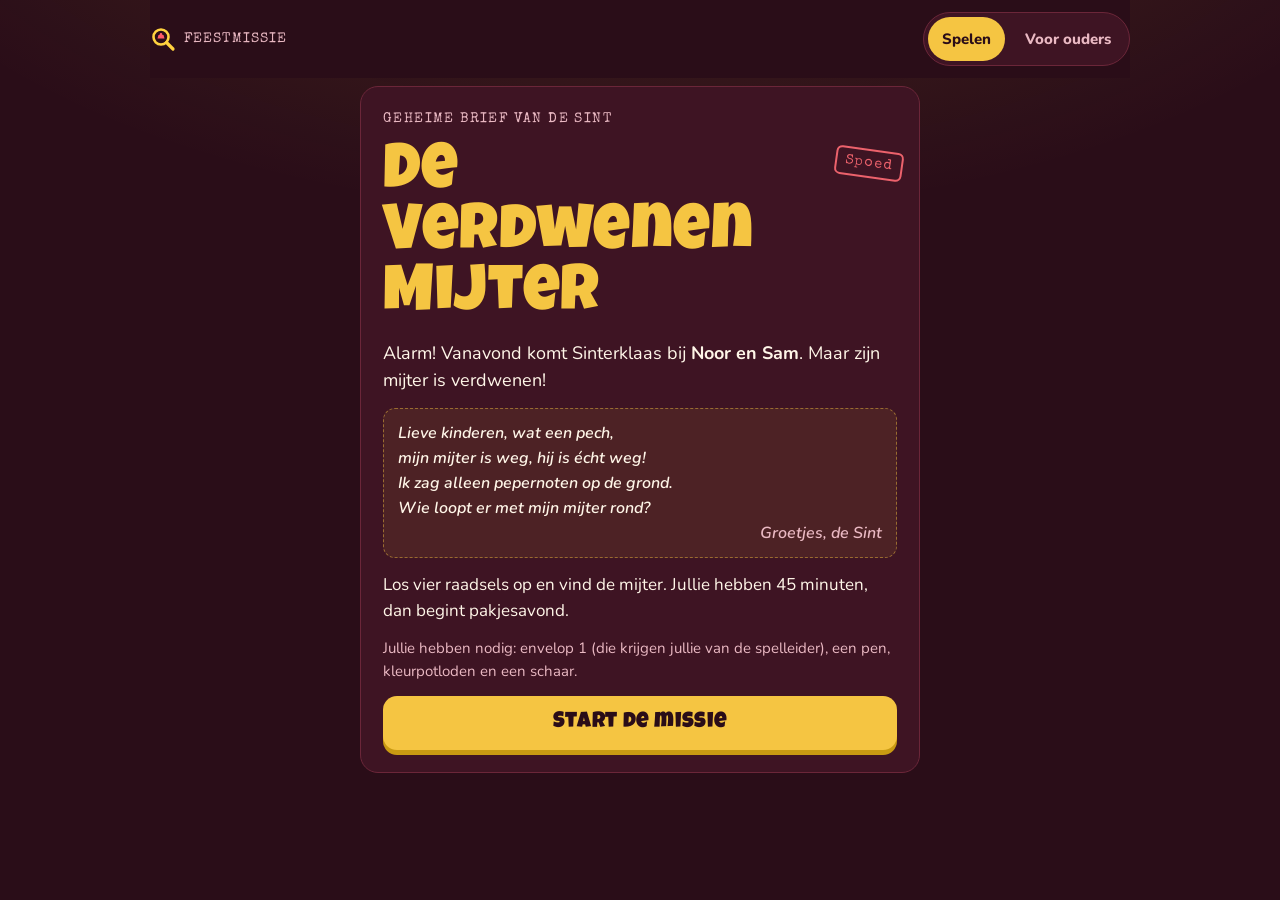
<file: mijter/index.html>
<!doctype html>
<html lang="nl">
<head>
<meta charset="utf-8">
<meta name="viewport" content="width=device-width,initial-scale=1,viewport-fit=cover">
<title>De Verdwenen Mijter · Feestmissie</title>
<meta name="description" content="Speel De Verdwenen Mijter: een Sinterklaas-escaperoom voor thuis, met timer, hints en codeslot op de telefoon.">
<meta name="theme-color" content="#17153a">
<link rel="icon" href="../favicon.svg" type="image/svg+xml">
<link rel="preconnect" href="https://fonts.googleapis.com">
<link rel="preconnect" href="https://fonts.gstatic.com" crossorigin>
<link rel="stylesheet" href="https://fonts.googleapis.com/css2?family=Luckiest+Guy&family=Nunito:wght@400;600;700;800;900&family=Special+Elite&display=swap">
<link rel="stylesheet" href="../assets/missie.css">
</head>
<body>
<header class="topbar">
  <a class="badge" href="../" aria-label="Terug naar Feestmissie" style="text-decoration:none">
    <svg width="26" height="26" viewBox="0 0 26 26" aria-hidden="true"><circle cx="11" cy="11" r="7.5" fill="none" stroke="#ffd23f" stroke-width="2.6"/><path d="M16.5 16.5 L23 23" stroke="#ffd23f" stroke-width="3.2" stroke-linecap="round"/><path d="M7.5 12.5 h7 l-1-3.4 h-5 z" fill="#ff5a67"/><circle cx="11" cy="8.2" r="1.3" fill="#ff5a67"/></svg>
    <span class="badge-text">Feestmissie</span>
  </a>
  <nav class="tabs" aria-label="Weergave">
    <a href="#" id="tab-play">Spelen</a>
    <a href="#ouders" id="tab-parent">Voor ouders</a>
  </nav>
</header>

<main>
  <section class="game" id="view-play" aria-live="polite"></section>
  <section class="guide" id="view-parent" hidden></section>
</main>
<div class="overlay" id="overlay" hidden></div>

<script src="../missies.js"></script>
<script src="../assets/missie.js"></script>
<script src="missie.js"></script>
</body>
</html>
</file>
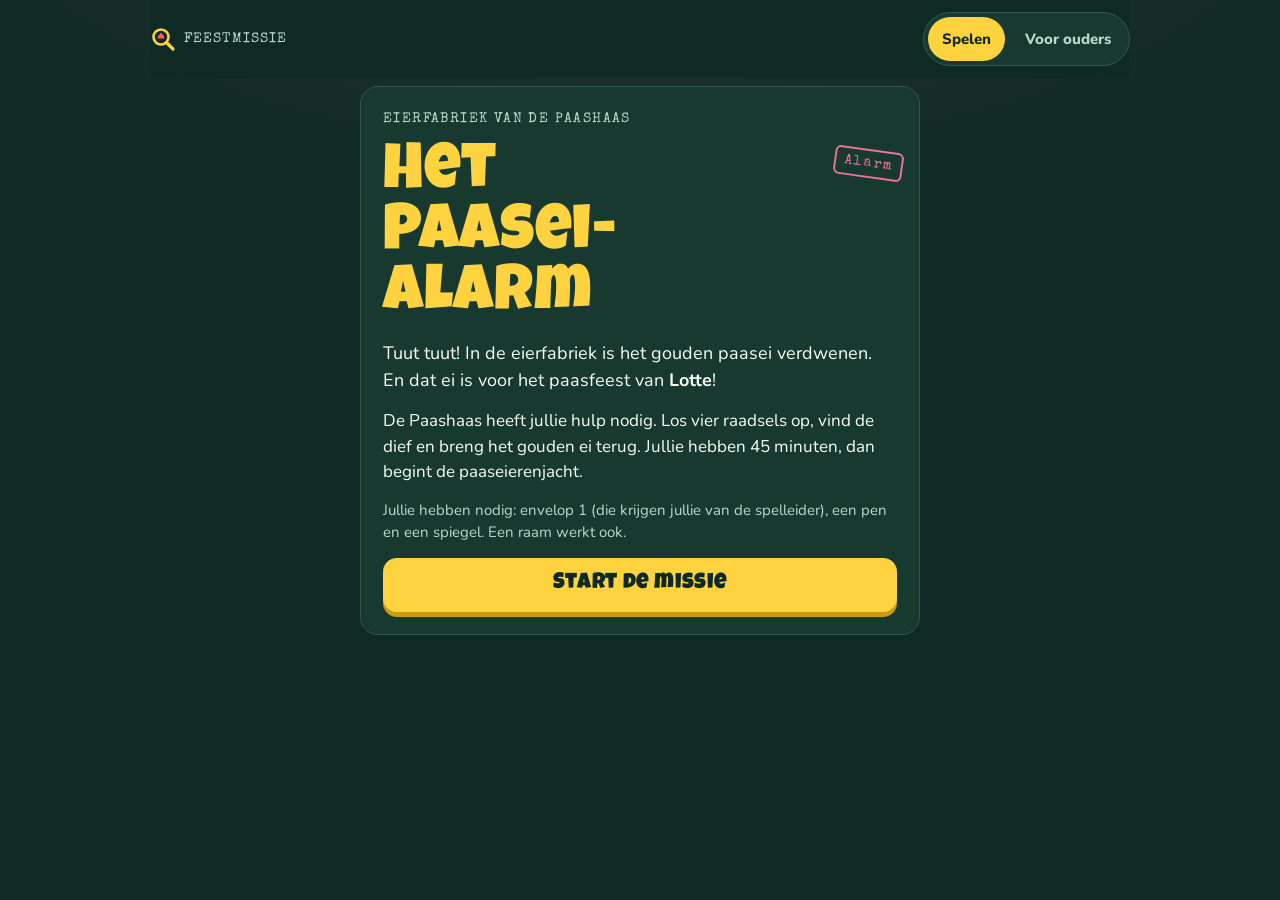
<file: paasei/index.html>
<!doctype html>
<html lang="nl">
<head>
<meta charset="utf-8">
<meta name="viewport" content="width=device-width,initial-scale=1,viewport-fit=cover">
<title>Het Paasei-alarm · Feestmissie</title>
<meta name="description" content="Speel Het Paasei-alarm: een paas-escaperoom voor thuis, met timer, hints en codeslot op de telefoon.">
<meta name="theme-color" content="#17153a">
<link rel="icon" href="../favicon.svg" type="image/svg+xml">
<link rel="preconnect" href="https://fonts.googleapis.com">
<link rel="preconnect" href="https://fonts.gstatic.com" crossorigin>
<link rel="stylesheet" href="https://fonts.googleapis.com/css2?family=Luckiest+Guy&family=Nunito:wght@400;600;700;800;900&family=Special+Elite&display=swap">
<link rel="stylesheet" href="../assets/missie.css">
</head>
<body>
<header class="topbar">
  <a class="badge" href="../" aria-label="Terug naar Feestmissie" style="text-decoration:none">
    <svg width="26" height="26" viewBox="0 0 26 26" aria-hidden="true"><circle cx="11" cy="11" r="7.5" fill="none" stroke="#ffd23f" stroke-width="2.6"/><path d="M16.5 16.5 L23 23" stroke="#ffd23f" stroke-width="3.2" stroke-linecap="round"/><path d="M7.5 12.5 h7 l-1-3.4 h-5 z" fill="#ff5a67"/><circle cx="11" cy="8.2" r="1.3" fill="#ff5a67"/></svg>
    <span class="badge-text">Feestmissie</span>
  </a>
  <nav class="tabs" aria-label="Weergave">
    <a href="#" id="tab-play">Spelen</a>
    <a href="#ouders" id="tab-parent">Voor ouders</a>
  </nav>
</header>

<main>
  <section class="game" id="view-play" aria-live="polite"></section>
  <section class="guide" id="view-parent" hidden></section>
</main>
<div class="overlay" id="overlay" hidden></div>

<script src="../missies.js"></script>
<script src="../assets/missie.js"></script>
<script src="missie.js"></script>
</body>
</html>
</file>
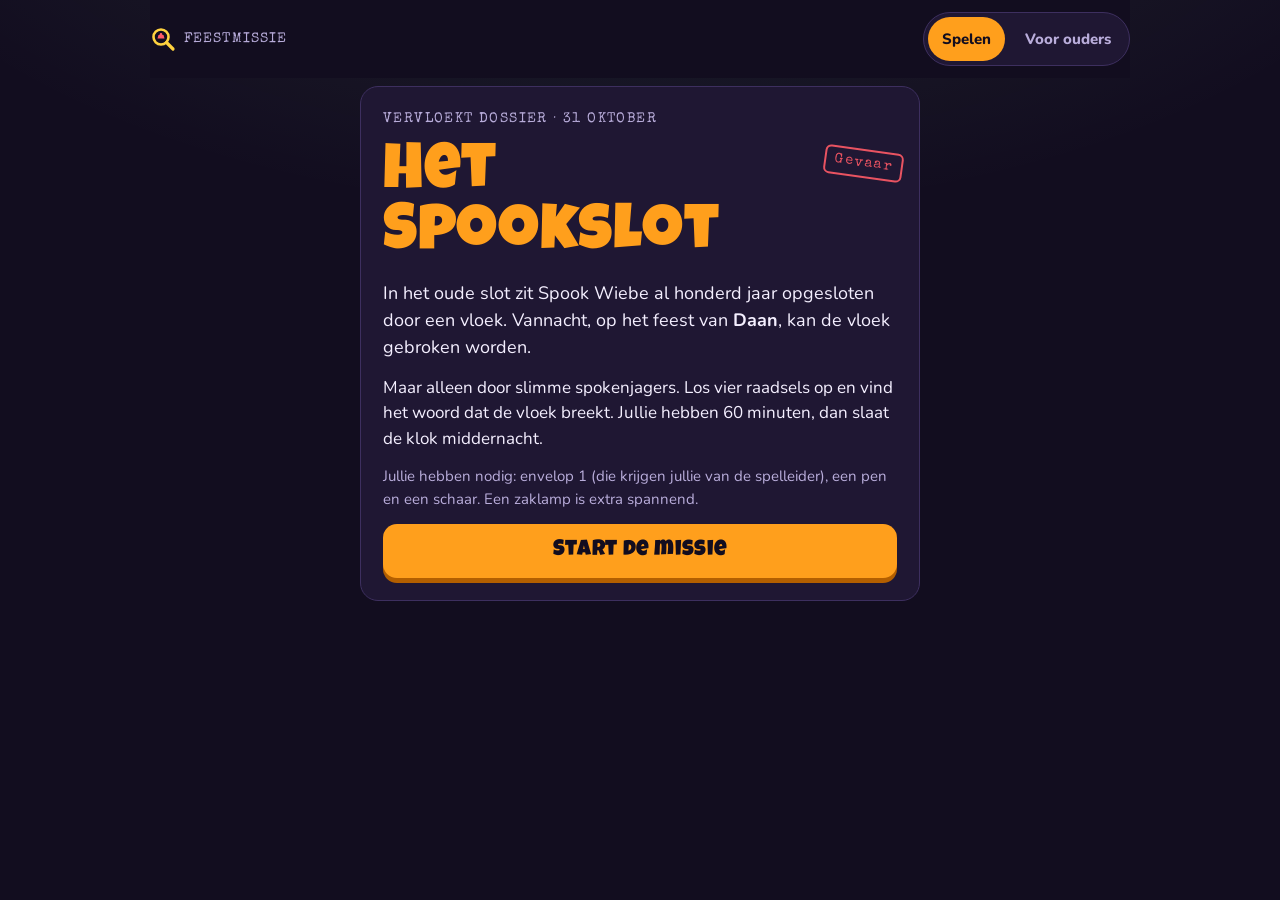
<file: spookslot/index.html>
<!doctype html>
<html lang="nl">
<head>
<meta charset="utf-8">
<meta name="viewport" content="width=device-width,initial-scale=1,viewport-fit=cover">
<title>Het Spookslot · Feestmissie</title>
<meta name="description" content="Speel Het Spookslot: een Halloween-escaperoom voor thuis, met timer, hints en codeslot op de telefoon.">
<meta name="theme-color" content="#17153a">
<link rel="icon" href="../favicon.svg" type="image/svg+xml">
<link rel="preconnect" href="https://fonts.googleapis.com">
<link rel="preconnect" href="https://fonts.gstatic.com" crossorigin>
<link rel="stylesheet" href="https://fonts.googleapis.com/css2?family=Luckiest+Guy&family=Nunito:wght@400;600;700;800;900&family=Special+Elite&display=swap">
<link rel="stylesheet" href="../assets/missie.css">
</head>
<body>
<header class="topbar">
  <a class="badge" href="../" aria-label="Terug naar Feestmissie" style="text-decoration:none">
    <svg width="26" height="26" viewBox="0 0 26 26" aria-hidden="true"><circle cx="11" cy="11" r="7.5" fill="none" stroke="#ffd23f" stroke-width="2.6"/><path d="M16.5 16.5 L23 23" stroke="#ffd23f" stroke-width="3.2" stroke-linecap="round"/><path d="M7.5 12.5 h7 l-1-3.4 h-5 z" fill="#ff5a67"/><circle cx="11" cy="8.2" r="1.3" fill="#ff5a67"/></svg>
    <span class="badge-text">Feestmissie</span>
  </a>
  <nav class="tabs" aria-label="Weergave">
    <a href="#" id="tab-play">Spelen</a>
    <a href="#ouders" id="tab-parent">Voor ouders</a>
  </nav>
</header>

<main>
  <section class="game" id="view-play" aria-live="polite"></section>
  <section class="guide" id="view-parent" hidden></section>
</main>
<div class="overlay" id="overlay" hidden></div>

<script src="../missies.js"></script>
<script src="../assets/missie.js"></script>
<script src="missie.js"></script>
</body>
</html>
</file>
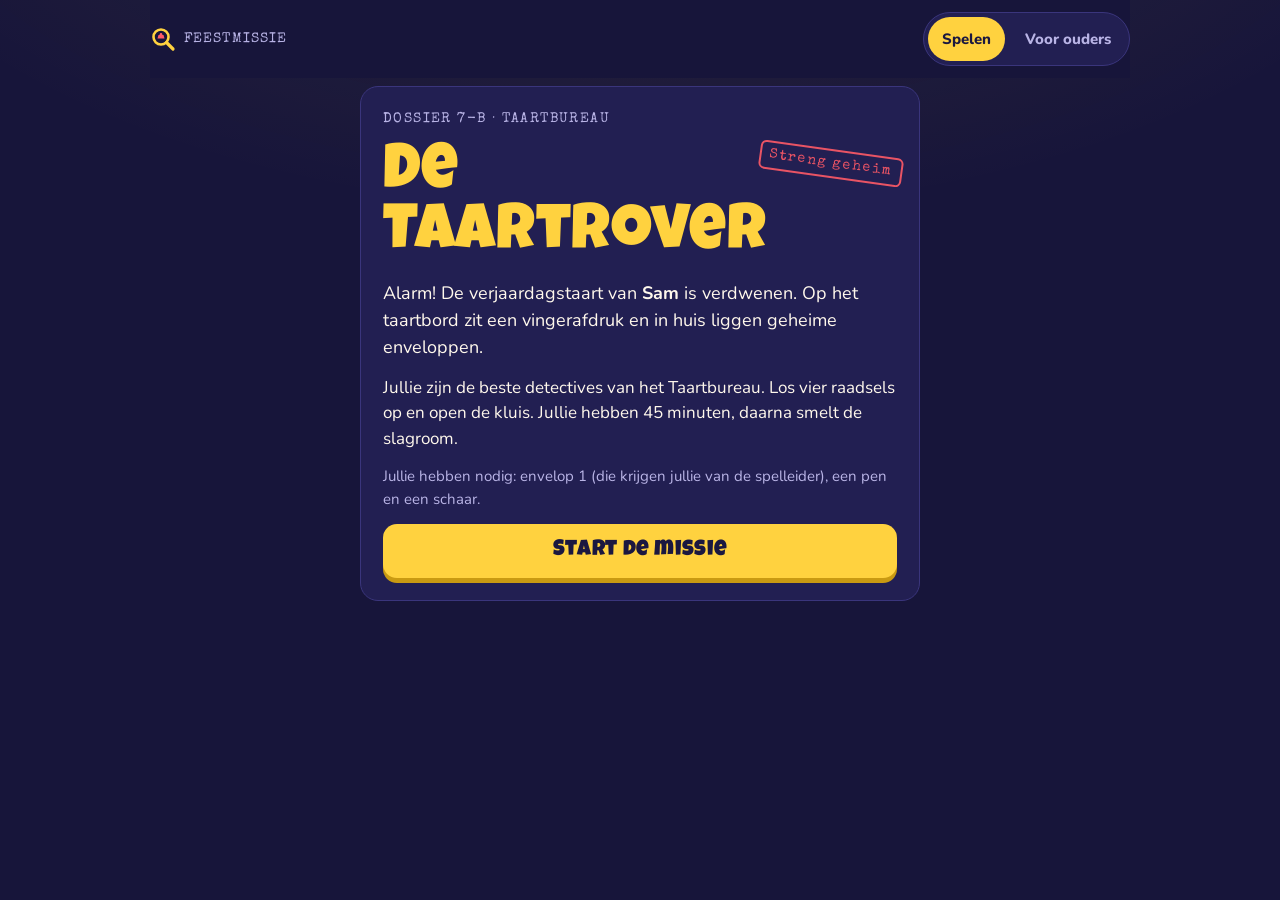
<file: taartrover/index.html>
<!doctype html>
<html lang="nl">
<head>
<meta charset="utf-8">
<meta name="viewport" content="width=device-width,initial-scale=1,viewport-fit=cover">
<title>De Taartrover · Feestmissie</title>
<meta name="description" content="Speel De Taartrover: een escaperoom voor een kinderfeestje thuis, met timer, hints en codeslot op de telefoon.">
<meta name="theme-color" content="#17153a">
<link rel="icon" href="../favicon.svg" type="image/svg+xml">
<link rel="preconnect" href="https://fonts.googleapis.com">
<link rel="preconnect" href="https://fonts.gstatic.com" crossorigin>
<link rel="stylesheet" href="https://fonts.googleapis.com/css2?family=Luckiest+Guy&family=Nunito:wght@400;600;700;800;900&family=Special+Elite&display=swap">
<link rel="stylesheet" href="../assets/missie.css">
</head>
<body>
<header class="topbar">
  <a class="badge" href="../" aria-label="Terug naar Feestmissie" style="text-decoration:none">
    <svg width="26" height="26" viewBox="0 0 26 26" aria-hidden="true"><circle cx="11" cy="11" r="7.5" fill="none" stroke="#ffd23f" stroke-width="2.6"/><path d="M16.5 16.5 L23 23" stroke="#ffd23f" stroke-width="3.2" stroke-linecap="round"/><path d="M7.5 12.5 h7 l-1-3.4 h-5 z" fill="#ff5a67"/><circle cx="11" cy="8.2" r="1.3" fill="#ff5a67"/></svg>
    <span class="badge-text">Feestmissie</span>
  </a>
  <nav class="tabs" aria-label="Weergave">
    <a href="#" id="tab-play">Spelen</a>
    <a href="#ouders" id="tab-parent">Voor ouders</a>
  </nav>
</header>

<main>
  <section class="game" id="view-play" aria-live="polite"></section>
  <section class="guide" id="view-parent" hidden></section>
</main>
<div class="overlay" id="overlay" hidden></div>

<script src="../missies.js"></script>
<script src="../assets/missie.js"></script>
<script src="missie.js"></script>
</body>
</html>
</file>
<file: assets/missie.css>
/* Layout: one phone-sized game column on a blueberry night; the parent guide widens to show the four A4 puzzle sheets */
:root {
  --night: #17153a;      /* bosbes: page ground */
  --card: #221f52;       /* dossier card on the night */
  --line: #3a357c;       /* card edges, dividers */
  --cream: #fff8ec;      /* slagroom: main text */
  --muted: #b9b4e6;      /* secondary text on night */
  --red: #ff5a67;        /* aardbei: alarm, stamps, wrong */
  --yellow: #ffd23f;     /* citroen: timer, hints, primary action */
  --mint: #7fe0b0;       /* pistache: solved */
  --on-yellow: #1b1840;
  --glow: rgba(255, 210, 63, 0.10);   /* soft light at the top of the page */
  --btn-shadow: #c99a12;               /* the 3D edge under yellow buttons */
  --diploma-rand: #ffe7a3;             /* diploma frame */
  --diploma-lijn: #c99a12;             /* thin line inside the frame */
  --diploma-titel: #d43b4a;            /* diploma title */
  --zegel: #d43b4a;                    /* round seal on the diploma */
  --paper: #ffffff;
  --paper-ink: #1f1b45;
  --font-display: "Luckiest Guy", "Arial Black", Impact, system-ui, sans-serif;
  --font-body: "Nunito", "Trebuchet MS", system-ui, sans-serif;
  --font-type: "Special Elite", "Courier New", ui-monospace, monospace;
  --radius: 18px;
  color-scheme: dark;
}
*, *::before, *::after { box-sizing: border-box; }
[hidden] { display: none !important; }
html, body { background: var(--night); }
body {
  margin: 0;
  color: var(--cream);
  font-family: var(--font-body);
  font-size: 17px;
  line-height: 1.5;
  padding-left: max(16px, env(safe-area-inset-left, 0px));
  padding-right: max(16px, env(safe-area-inset-right, 0px));
  padding-block: 0 48px;
  background:
    radial-gradient(1200px 600px at 50% -200px, var(--glow), transparent 70%),
    var(--night);
}
body::before { content: ""; position: fixed; inset: 0 0 auto; height: env(safe-area-inset-top, 0px); z-index: 10; background: var(--night); }
a { color: var(--yellow); }
button, input, select { font: inherit; color: inherit; }
:focus-visible { outline: 3px solid var(--yellow); outline-offset: 3px; border-radius: 6px; }
h1, h2, h3 { text-wrap: balance; margin: 0; }
p { margin: 0; }

/* top bar */
.topbar {
  position: sticky; top: env(safe-area-inset-top, 0px); z-index: 5;
  display: flex; align-items: center; justify-content: space-between; gap: 12px;
  max-width: 980px; margin: 0 auto; padding-block: 12px;
  background: var(--night);
}
.badge {
  display: inline-flex; align-items: center; gap: 8px;
  font-family: var(--font-type); font-size: 14px; letter-spacing: 0.08em; text-transform: uppercase; color: var(--muted);
}
.badge svg { flex: none; }
.tabs { display: flex; gap: 6px; padding: 4px; border-radius: 999px; background: var(--card); border: 1px solid var(--line); }
.tabs a {
  text-decoration: none; color: var(--muted); font-weight: 800; font-size: 15px; white-space: nowrap;
  padding: 8px 14px; border-radius: 999px; min-height: 44px; display: inline-flex; align-items: center;
}
@media (max-width: 400px) { .badge-text { display: none; } .tabs a { padding: 8px 12px; } }
.tabs a[aria-current="page"] { background: var(--yellow); color: var(--on-yellow); }

/* game column */
.game { max-width: 560px; margin: 8px auto 0; display: flex; flex-direction: column; gap: 18px; }
.card {
  background: var(--card); border: 1px solid var(--line); border-radius: var(--radius);
  padding: 22px; display: flex; flex-direction: column; gap: 14px; position: relative; overflow: hidden;
}
.eyebrow { font-family: var(--font-type); font-size: 14px; letter-spacing: 0.1em; text-transform: uppercase; color: var(--muted); }
.title-xl { font-family: var(--font-display); font-weight: 400; font-size: clamp(44px, 12vw, 64px); line-height: 0.95; color: var(--yellow); letter-spacing: 0.01em; }
.title-l { font-family: var(--font-display); font-weight: 400; font-size: clamp(28px, 7.5vw, 36px); line-height: 1.02; color: var(--cream); letter-spacing: 0.01em; }
.lead { font-size: 18px; color: var(--cream); }
.small { font-size: 15px; color: var(--muted); }
.stamp {
  position: absolute; right: 16px; top: 62px; transform: rotate(8deg);
  font-family: var(--font-type); font-size: 14px; letter-spacing: 0.12em; color: var(--red);
  border: 2px solid var(--red); border-radius: 6px; padding: 2px 8px; opacity: 0.9;
}
.btn {
  appearance: none; border: 0; cursor: pointer; border-radius: 14px; min-height: 54px; padding: 0 22px;
  font-family: var(--font-display); font-size: 22px; letter-spacing: 0.03em;
  background: var(--yellow); color: var(--on-yellow);
  box-shadow: 0 5px 0 var(--btn-shadow); transition: transform .08s ease, box-shadow .08s ease;
}
.btn:active { transform: translateY(3px); box-shadow: 0 2px 0 var(--btn-shadow); }
.btn.secondary { background: transparent; color: var(--cream); border: 2px solid var(--line); box-shadow: none; font-family: var(--font-body); font-weight: 800; font-size: 16px; }
.btn.secondary:active { transform: none; }
.btn[disabled] { opacity: .45; cursor: not-allowed; }

/* status bar */
.status { display: flex; align-items: center; justify-content: space-between; gap: 12px; }
.timer {
  font-family: var(--font-display); font-size: 44px; line-height: 1; color: var(--yellow);
  font-variant-numeric: tabular-nums; letter-spacing: 0.02em;
}
.timer.low { color: var(--red); }
.timer-label { font-family: var(--font-type); font-size: 13px; letter-spacing: .1em; text-transform: uppercase; color: var(--muted); }
.pips { display: flex; gap: 8px; }
.pip {
  width: 38px; height: 38px; border-radius: 12px; border: 2px solid var(--line);
  display: grid; place-items: center; font-family: var(--font-display); font-size: 18px; color: var(--muted);
}
.pip.done { background: var(--mint); border-color: var(--mint); color: var(--on-yellow); }
.pip.now { border-color: var(--yellow); color: var(--yellow); }

/* code lock */
.lock { display: flex; flex-direction: column; gap: 12px; }
.lock-label { font-weight: 800; }
.boxes { position: relative; display: flex; gap: 8px; flex-wrap: nowrap; }
.boxes input {
  position: absolute; inset: 0; width: 100%; height: 100%; opacity: 0.01; border: 0; font-size: 16px;
  text-transform: uppercase; caret-color: transparent; cursor: text;
}
.box {
  flex: 1 1 0; min-width: 0; max-width: 58px; aspect-ratio: 4 / 5; border-radius: 12px;
  background: var(--night); border: 2px solid var(--line);
  display: grid; place-items: center; font-family: var(--font-display); font-size: clamp(22px, 7vw, 32px); color: var(--cream);
}
.boxes.focus .box.cur { border-color: var(--yellow); }
.boxes.bad .box { border-color: var(--red); }
.boxes.good .box { border-color: var(--mint); color: var(--mint); }
@media (prefers-reduced-motion: no-preference) {
  .boxes.bad { animation: shake .35s ease; }
  .pop { animation: pop .45s cubic-bezier(.2, 1.4, .4, 1); }
}
@keyframes shake { 0%, 100% { transform: translateX(0) } 25% { transform: translateX(-8px) } 75% { transform: translateX(8px) } }
@keyframes pop { from { transform: scale(.85); opacity: .4 } to { transform: scale(1); opacity: 1 } }
.feedback { min-height: 24px; font-weight: 800; }
.feedback.bad { color: var(--red); }
.feedback.good { color: var(--mint); }

.hints { display: flex; flex-direction: column; gap: 10px; }
.hint-row { display: flex; gap: 8px; flex-wrap: wrap; }
.hint-btn {
  appearance: none; cursor: pointer; border-radius: 999px; min-height: 44px; padding: 0 16px;
  background: transparent; border: 2px dashed var(--yellow); color: var(--yellow); font-weight: 800; font-size: 15px;
}
.hint-btn[disabled] { opacity: .4; cursor: not-allowed; }
.hint {
  background: var(--yellow); color: var(--on-yellow); border-radius: 12px; padding: 12px 14px; font-weight: 700;
  transform: rotate(-0.6deg);
}
.found { font-family: var(--font-display); font-size: clamp(30px, 8vw, 40px); line-height: 1.05; color: var(--mint); }
.place { color: var(--yellow); }

/* a short rhyme or letter in the intro (optional, class="poem") */
.poem {
  font-family: var(--font-body); font-style: italic; font-weight: 600; font-size: 16px; line-height: 1.55; color: var(--cream);
  background: color-mix(in srgb, var(--yellow) 8%, transparent); border: 1px dashed color-mix(in srgb, var(--yellow) 45%, transparent); border-radius: 12px; padding: 12px 14px;
}
.poem span { display: block; text-align: right; color: var(--muted); }
.more { text-align: center; }

/* finale */
.diploma {
  background: var(--paper); color: var(--paper-ink); border-radius: 10px; padding: 24px 22px; text-align: center;
  display: flex; flex-direction: column; gap: 8px; position: relative;
  box-shadow: 0 18px 40px -18px rgba(0, 0, 0, .7);
  border: 10px solid var(--diploma-rand);
  outline: 2px solid var(--diploma-lijn); outline-offset: -16px;
}
.diploma .d-eyebrow { font-family: var(--font-type); font-size: 13px; letter-spacing: .14em; text-transform: uppercase; color: #5b5690; }
.diploma .d-title { font-family: var(--font-display); font-size: clamp(26px, 7vw, 34px); line-height: 1.05; color: var(--diploma-titel); }
.diploma .d-name { font-weight: 900; font-size: 20px; }
.diploma .d-stats { display: flex; justify-content: center; gap: 22px; flex-wrap: wrap; font-family: var(--font-type); font-size: 15px; }
.seal {
  width: 64px; height: 64px; border-radius: 50%; margin: 6px auto 0; background: var(--zegel); color: #fff;
  display: grid; place-items: center; font-family: var(--font-display); font-size: 14px; line-height: 1; text-align: center;
  box-shadow: 0 0 0 4px #fff, 0 0 0 6px var(--zegel); transform: rotate(-8deg);
}
.overlay {
  position: fixed; inset: 0; z-index: 20; display: grid; place-items: center;
  padding: max(16px, env(safe-area-inset-top, 0px)) max(16px, env(safe-area-inset-right, 0px)) max(16px, env(safe-area-inset-bottom, 0px)) max(16px, env(safe-area-inset-left, 0px));
  background: rgba(10, 9, 30, 0.82);
}
.overlay .card { max-width: 440px; text-align: center; align-items: center; }

/* parent guide */
.guide { max-width: 980px; margin: 8px auto 0; display: flex; flex-direction: column; gap: 22px; }
.guide-head { display: flex; flex-direction: column; gap: 10px; max-width: 65ch; }
.facts { display: flex; flex-wrap: wrap; gap: 8px; }
.fact { border: 1px solid var(--line); background: var(--card); border-radius: 999px; padding: 6px 12px; font-weight: 700; font-size: 15px; }
.cols { display: grid; grid-template-columns: repeat(2, minmax(0, 1fr)); gap: 18px; align-items: start; }
@media (max-width: 760px) { .cols { grid-template-columns: minmax(0, 1fr); } }
.form { display: grid; gap: 12px; }
.field { display: flex; flex-direction: column; gap: 6px; }
.field label { font-weight: 800; font-size: 15px; }
.field input, .field select {
  min-height: 48px; border-radius: 12px; border: 2px solid var(--line); background: var(--night); padding: 0 12px; font-size: 16px; color: var(--cream);
}
.saved { font-size: 14px; color: var(--mint); min-height: 20px; }
ol.steps { margin: 0; padding: 0; list-style: none; display: flex; flex-direction: column; gap: 12px; counter-reset: s; }
ol.steps li { display: grid; grid-template-columns: 34px minmax(0, 1fr); gap: 10px; align-items: start; }
ol.steps li::before {
  counter-increment: s; content: counter(s);
  width: 34px; height: 34px; border-radius: 50%; border: 2px solid var(--yellow); color: var(--yellow);
  display: grid; place-items: center; font-family: var(--font-display); font-size: 17px;
}
ul.plain { margin: 0; padding-left: 20px; display: flex; flex-direction: column; gap: 4px; }
details { border: 1px solid var(--line); border-radius: 14px; background: var(--card); }
summary { cursor: pointer; padding: 14px 18px; font-weight: 800; list-style: none; display: flex; justify-content: space-between; gap: 12px; }
summary::-webkit-details-marker { display: none; }
summary::after { content: "Toon"; color: var(--yellow); font-weight: 800; }
details[open] summary::after { content: "Verberg"; }
.answers { padding: 0 18px 16px; display: grid; gap: 10px; }
.answer { display: grid; grid-template-columns: 110px minmax(0, 1fr); gap: 12px; align-items: baseline; border-top: 1px dashed var(--line); padding-top: 10px; }
.answer code { font-family: var(--font-display); font-size: 22px; color: var(--yellow); letter-spacing: .04em; }
.sheets { display: grid; grid-template-columns: repeat(2, minmax(0, 1fr)); gap: 22px; }
@media (max-width: 760px) { .sheets { grid-template-columns: minmax(0, 1fr); } }
.sheet-wrap { display: flex; flex-direction: column; gap: 8px; min-width: 0; }
.sheet-cap { font-family: var(--font-type); font-size: 14px; letter-spacing: .06em; color: var(--muted); }
svg.sheet { display: block; width: 100%; height: auto; aspect-ratio: 210 / 297; max-width: 100%; background: var(--paper); border-radius: 4px; box-shadow: 0 20px 40px -20px rgba(0, 0, 0, .8); }
.note-box { border-left: 0; background: rgba(255, 210, 63, .08); border: 1px solid rgba(255, 210, 63, .35); border-radius: 14px; padding: 14px 16px; color: var(--cream); }

@media print {
  @page { size: A4; margin: 0; }
  html, body { background: #fff !important; padding: 0 !important; margin: 0 !important; }
  body::before, .topbar, .game, .guide > :not(.sheets-section), .sheets-section > :not(.sheets), .sheet-cap, .overlay { display: none !important; }
  .guide, .sheets-section { display: block !important; margin: 0; max-width: none; }
  .sheets { display: block; }
  .sheet-wrap { display: block; break-after: page; }
  .sheet-wrap:last-child { break-after: auto; }
  svg.sheet { width: 210mm; height: 297mm; box-shadow: none; border-radius: 0; }
}
</file>
